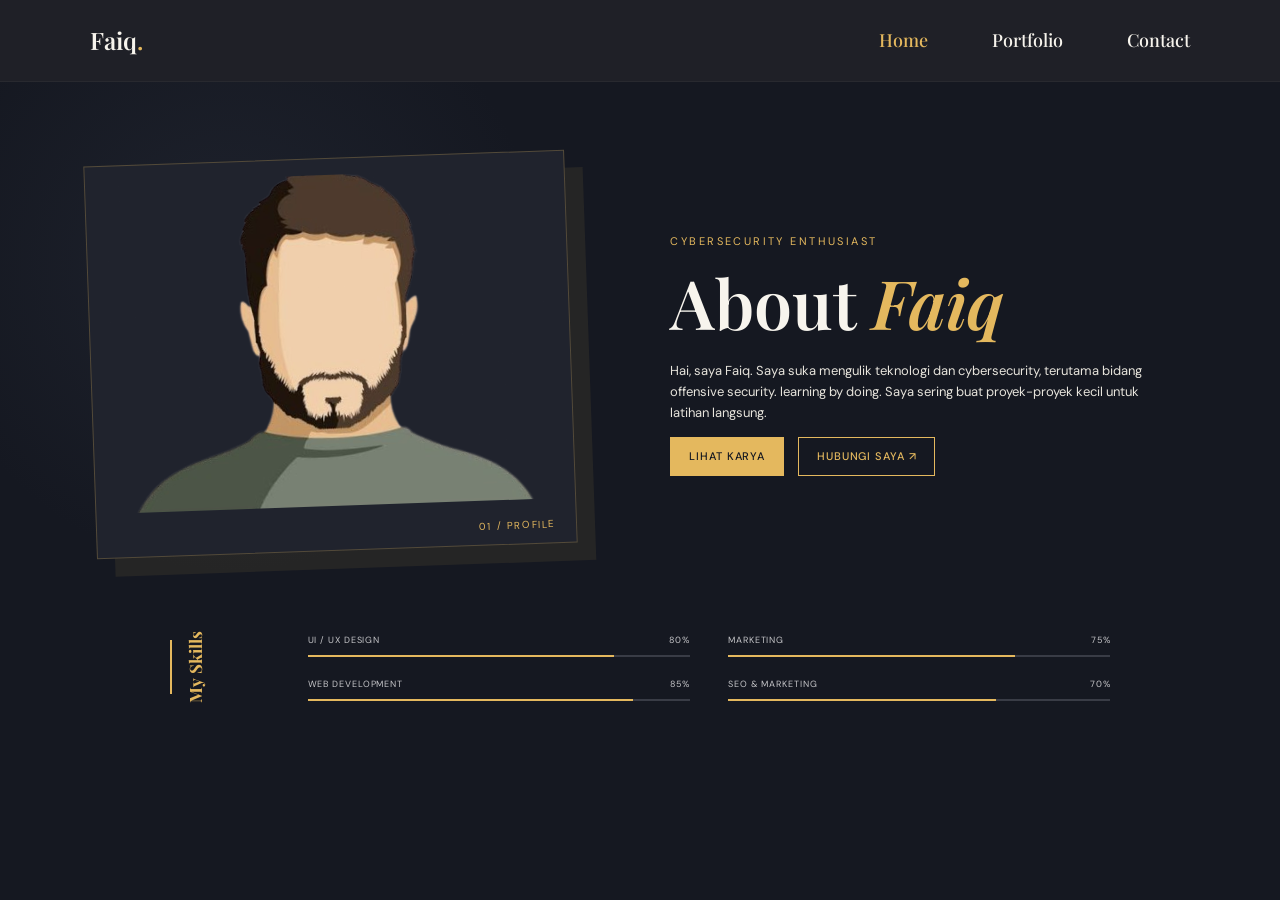
<file: minggu1/index.html>
<!DOCTYPE html>
<html lang="id">
<head>
    <meta charset="UTF-8">
    <meta name="viewport" content="width=device-width, initial-scale=1.0">
    <title>Faiq | Portfolio</title>
    <link rel="stylesheet" href="style.css">
</head>
<body>
    <nav class="navbar">
        <a class="brand" href="index.html">Faiq<span>.</span></a>
        <ul class="nav-menu">
            <li><a class="active" href="index.html">Home</a></li>
            <li><a href="portfolio.html">Portfolio</a></li>
            <li><a href="contact.html">Contact</a></li>
        </ul>
    </nav>

    <main class="hero">
        <div class="hero-container">
            <div class="hero-image">
                <div class="image-frame">
                    <span class="frame-label">01 / PROFILE</span>
                    <img src="hero-image.jpg" alt="image">
                </div>
            </div>
            <div class="hero-text">
                <p class="eyebrow">CYBERSECURITY ENTHUSIAST</p>
                <h1>About <em>Faiq</em></h1>
                <p class="intro">Hai, saya Faiq. Saya suka mengulik teknologi dan cybersecurity, terutama bidang offensive security. learning by doing. Saya sering buat proyek-proyek kecil untuk latihan langsung.</p>
                <div class="hero-buttons">
                    <a class="btn btn-primary" href="portfolio.html">Lihat karya</a>
                    <a class="btn btn-secondary" href="contact.html">Hubungi saya <span aria-hidden="true">↗</span></a>
                </div>
            </div>
        </div>
    </main>

    <section class="skills" aria-labelledby="skills-title">
        <div class="skills-heading">
            <span class="vertical-line"></span>
            <h2 id="skills-title">My Skills</h2>
        </div>
        <div class="skill-list">
            <div class="skill">
                <div class="skill-meta"><span>UI / UX DESIGN</span><span>80%</span></div>
                <div class="skill-track"><span style="width: 80%"></span></div>
            </div>
            <div class="skill">
                <div class="skill-meta"><span>MARKETING</span><span>75%</span></div>
                <div class="skill-track"><span style="width: 75%"></span></div>
            </div>
            <div class="skill">
                <div class="skill-meta"><span>WEB DEVELOPMENT</span><span>85%</span></div>
                <div class="skill-track"><span style="width: 85%"></span></div>
            </div>
            <div class="skill">
                <div class="skill-meta"><span>SEO &amp; MARKETING</span><span>70%</span></div>
                <div class="skill-track"><span style="width: 70%"></span></div>
            </div>
        </div>
    </section>
</body>
</html>
</file>
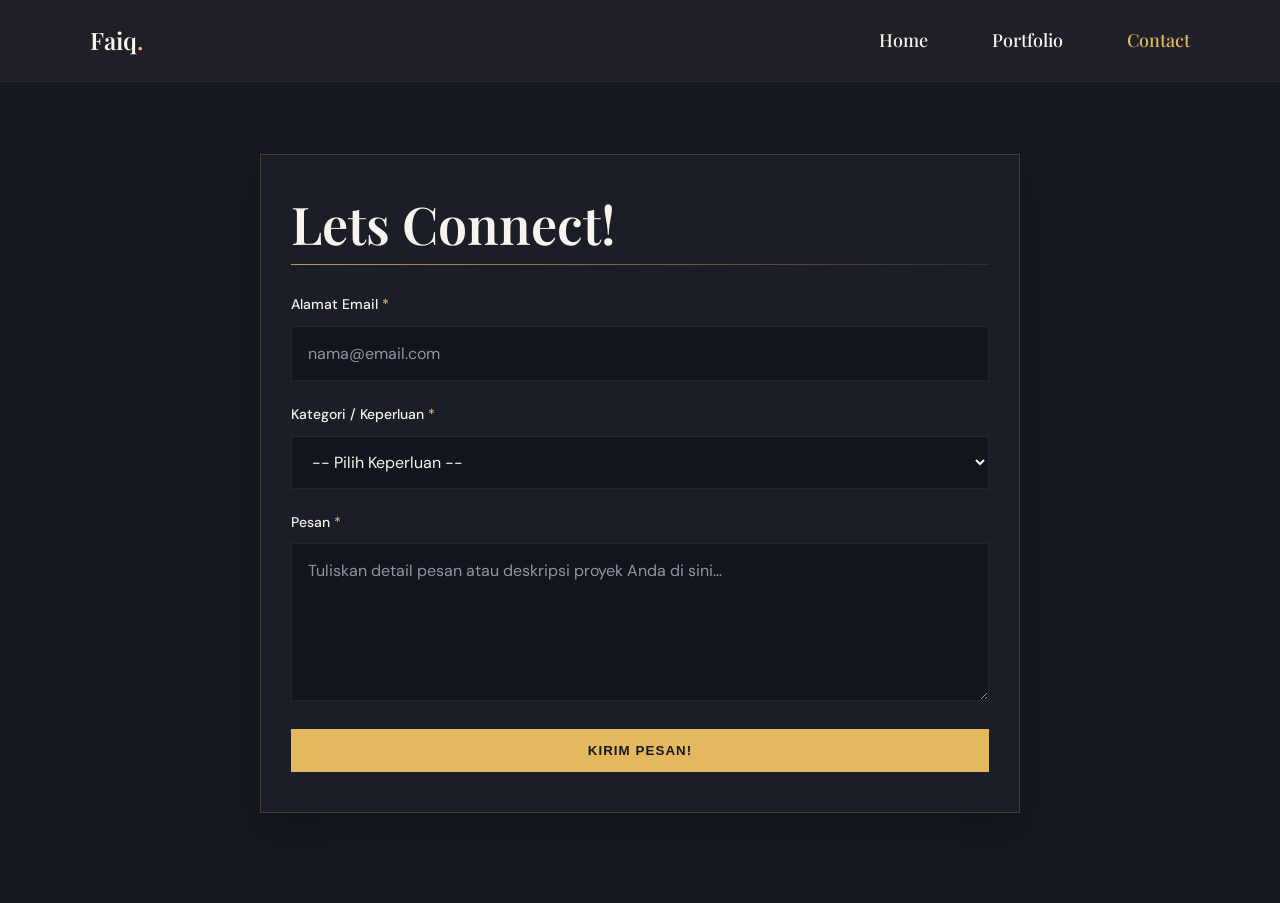
<file: minggu1/contact.html>
<!DOCTYPE html>
<html lang="id">
<head>
    <meta charset="UTF-8">
    <meta name="viewport" content="width=device-width, initial-scale=1.0">
    <title>Contact | Faiq</title>
    <link rel="stylesheet" href="style.css">
</head>

<body>
    <nav class="navbar">
        <a class="brand" href="index.html">Faiq<span>.</span></a>
        <ul class="nav-menu">
            <li><a href="index.html">Home</a></li>
            <li><a href="portfolio.html">Portfolio</a></li>
            <li><a class="active" href="contact.html">Contact</a></li>
        </ul>
    </nav>

    <section class="contact-section">
        <div class="container">
            <div class="contact-box">
                <h2 class="contact-section-title">Lets Connect!</h2>
                <div class="line"></div>

                <form class="contact-form">
                    <div class="form-group">
                        <label for="email">Alamat Email <span class="required">*</span></label>
                        <input type="email" id="email" name="email" placeholder="nama@email.com" required>
                    </div>

                    <div class="form-group">
                        <label for="kategori">Kategori / Keperluan <span class="required">*</span></label>
                        <select id="kategori" name="kategori" required>
                            <option value="" disabled selected>-- Pilih Keperluan --</option>
                            <option value="konsultasi">Konsultasi</option>
                            <option value="kolaborasi">Kolaborasi Proyek</option>
                            <option value="pertanyaan">Pertanyaan Umum</option>
                            <option value="lainnya">Lainnya</option>
                        </select>
                    </div>

                    <div class="form-group">
                        <label for="pesan">Pesan <span class="required">*</span></label>
                        <textarea id="pesan" name="pesan" rows="5" placeholder="Tuliskan detail pesan atau deskripsi proyek Anda di sini..." required></textarea>
                    </div>

                    <button type="submit" class="btn-submit">Kirim Pesan!</button>
                </form>
            </div>
        </div>
    </section>

</body>
</html>
</file>
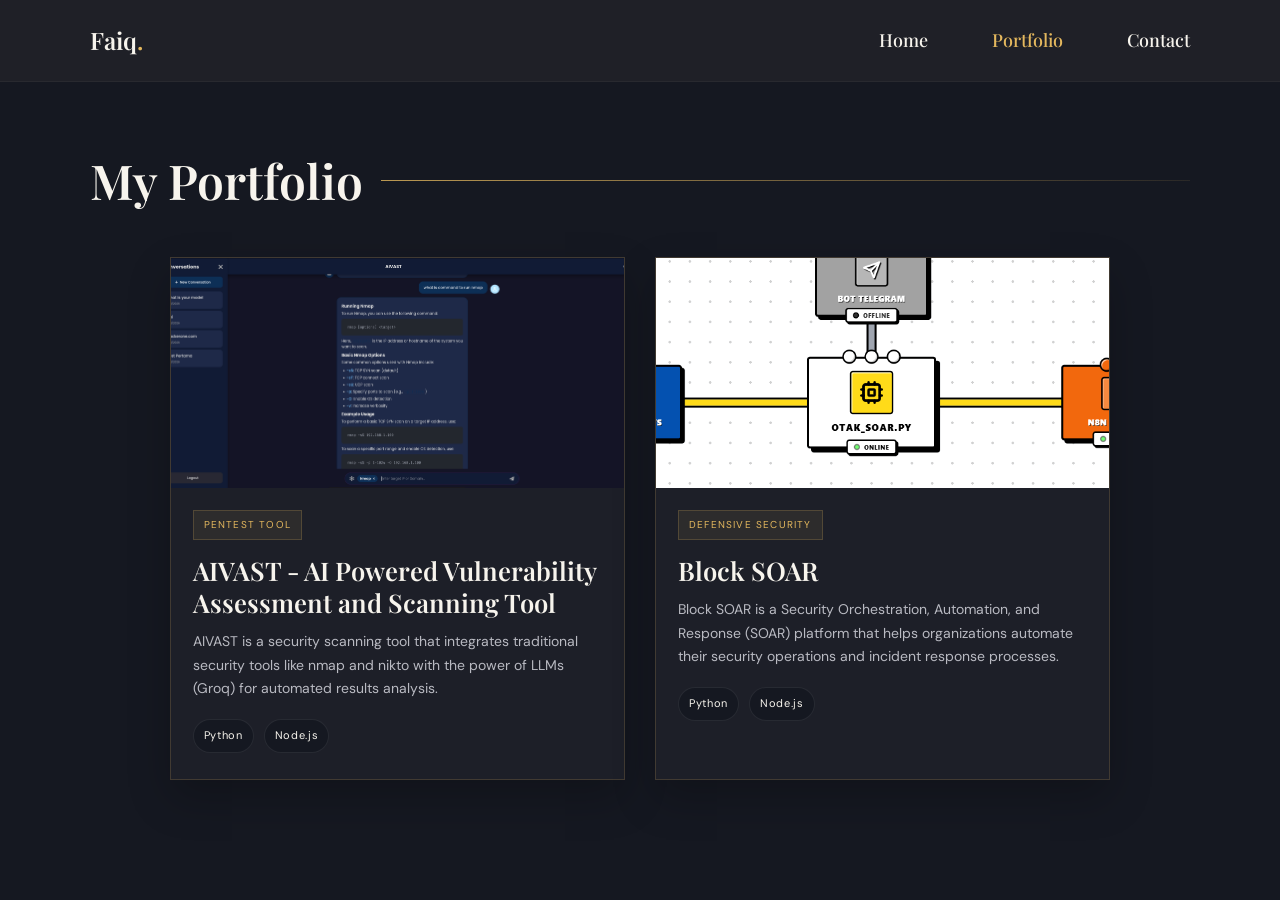
<file: minggu1/portfolio.html>
<!DOCTYPE html>
<html lang="id">
<head>
    <meta charset="UTF-8">
    <meta name="viewport" content="width=device-width, initial-scale=1.0">
    <title>Portfolio | Faiq</title>
    <link rel="stylesheet" href="style.css">
</head>

<body>
    <nav class="navbar">
        <a class="brand" href="index.html">Faiq<span>.</span></a>
        <ul class="nav-menu">
            <li><a href="index.html">Home</a></li>
            <li><a class="active" href="portfolio.html">Portfolio</a></li>
            <li><a href="contact.html">Contact</a></li>
        </ul>
    </nav>

    <section class="projects-section">
        <div class="container">

            <div class="section-header">
                <h2 class="projects-section-title">My Portfolio</h2>
                <div class="line"></div>
            </div>
        </div>
    </section>

    <div class="projects-grid">

        <!-- Card 1 -->
        <div class="projects-card">
            <div class="project-image">
                <img src="project1.jpg" alt="Project 1">
            </div>
            <div class="project-content">
                <span class="project-category">Pentest Tool</span>
                <h3 class="project-title">AIVAST - AI Powered Vulnerability Assessment and Scanning Tool</h3>
                <p class="project-description">
                    AIVAST is a security scanning tool that integrates traditional security tools like nmap and nikto with the power of LLMs (Groq) for automated results analysis.
                </p>

                <div class="project-tech">
                    <span>Python</span>
                    <span>Node.js</span>
                </div>
            </div>
        </div>

        <!-- Card 2 -->
        <div class="projects-card">
            <div class="project-image">
                <img src="project2.jpg" alt="Project 2">
            </div>
            <div class="project-content">
                <span class="project-category">Defensive Security</span>
                <h3 class="project-title">Block SOAR</h3>
                <p class="project-description">
                    Block SOAR is a Security Orchestration, Automation, and Response (SOAR) platform that helps organizations automate their security operations and incident response processes.
                </p>
                <div class="project-tech">
                    <span>Python</span>
                    <span>Node.js</span>
                </div>
            </div>
        </div>

    </div>

</body>
</html>
</file>
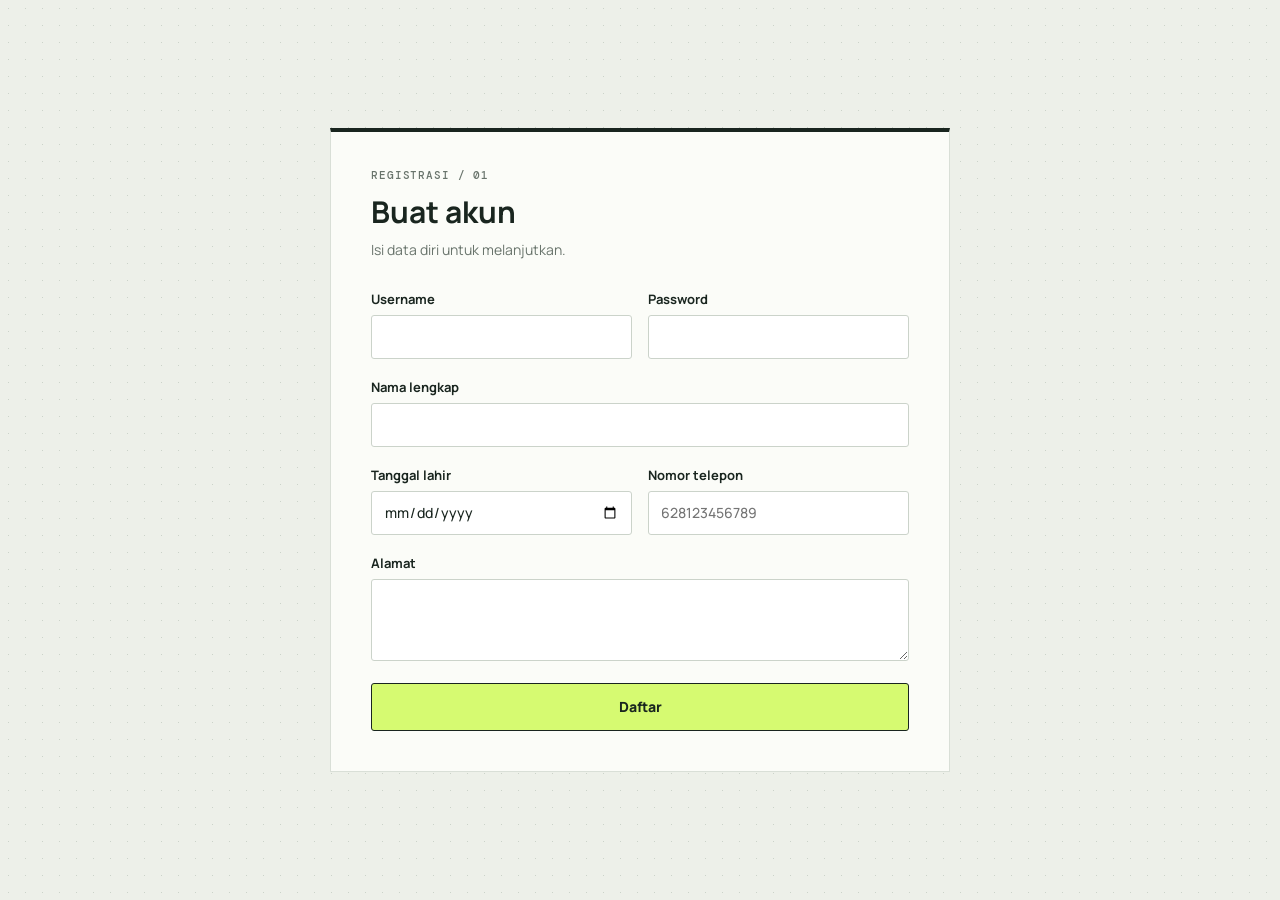
<file: minggu3/register.html>
<!DOCTYPE html>
<html lang="id">
<head>
  <meta charset="UTF-8">
  <meta name="viewport" content="width=device-width, initial-scale=1.0">
  <meta name="theme-color" content="#edf0e9">
  <title>Buat Akun</title>
  <link rel="preconnect" href="https://fonts.googleapis.com">
  <link rel="preconnect" href="https://fonts.gstatic.com" crossorigin>
  <link href="https://fonts.googleapis.com/css2?family=DM+Mono:wght@400;500&family=Manrope:wght@400;500;600;700;800&display=swap" rel="stylesheet">
  <style>
    :root {
      color-scheme: light;
      font-family: 'Manrope', sans-serif;
      color: #19251f;
      background: #edf0e9;
      font-synthesis: none;
      text-rendering: optimizeLegibility;
      --ink: #19251f;
      --muted: #69746c;
      --line: #d9dfd7;
      --accent: #d6fa71;
      --error: #b43f36;
    }

    * {
      box-sizing: border-box;
    }

    body {
      min-width: 320px;
      min-height: 100vh;
      margin: 0;
      padding: 48px 20px;
      display: grid;
      place-items: center;
      background-image: radial-gradient(#cbd3c9 0.7px, transparent 0.7px);
      background-size: 17px 17px;
    }

    main {
      width: min(100%, 620px);
      padding: 36px 40px 40px;
      border: 1px solid var(--line);
      border-top: 4px solid var(--ink);
      background: #fbfcf8;
    }

    .eyebrow {
      margin: 0 0 12px;
      color: var(--muted);
      font: 500 11px 'DM Mono', monospace;
      letter-spacing: 0.08em;
      text-transform: uppercase;
    }

    h1 {
      margin: 0;
      font-size: 30px;
      line-height: 1.2;
      letter-spacing: 0;
    }

    .intro {
      margin: 9px 0 28px;
      color: var(--muted);
      font-size: 14px;
      line-height: 1.6;
    }

    form {
      display: grid;
      grid-template-columns: repeat(2, minmax(0, 1fr));
      gap: 19px 16px;
    }

    .field {
      min-width: 0;
    }

    .field-wide {
      grid-column: 1 / -1;
    }

    label {
      display: block;
      margin-bottom: 7px;
      font-size: 13px;
      font-weight: 700;
    }

    input,
    textarea {
      display: block;
      width: 100%;
      min-height: 44px;
      padding: 10px 12px;
      border: 1px solid #cbd3ca;
      border-radius: 3px;
      outline: none;
      background: #fff;
      color: var(--ink);
      font: 500 14px 'Manrope', sans-serif;
      transition: border-color 140ms ease, box-shadow 140ms ease;
    }

    textarea {
      min-height: 82px;
      resize: vertical;
    }

    input:focus,
    textarea:focus {
      border-color: #526c45;
      box-shadow: 0 0 0 3px rgb(82 108 69 / 14%);
    }

    [aria-invalid="true"] {
      border-color: var(--error);
    }

    .error {
      min-height: 0;
      margin: 5px 0 0;
      color: var(--error);
      font-size: 12px;
    }

    .error:empty {
      display: none;
    }

    button {
      grid-column: 1 / -1;
      min-height: 48px;
      margin-top: 3px;
      border: 1px solid var(--ink);
      border-radius: 3px;
      background: var(--accent);
      color: var(--ink);
      font: 800 14px 'Manrope', sans-serif;
      cursor: pointer;
      transition: background-color 140ms ease, transform 140ms ease;
    }

    button:hover {
      background: #c7ee59;
      transform: translateY(-1px);
    }

    button:focus-visible {
      outline: 3px solid #526c45;
      outline-offset: 3px;
    }

    @media (max-width: 520px) {
      body {
        padding: 20px 14px;
      }

      main {
        padding: 28px 22px 24px;
      }

      h1 {
        font-size: 26px;
      }

      form {
        grid-template-columns: 1fr;
        gap: 16px;
      }

      .field-wide,
      button {
        grid-column: auto;
      }
    }

    @media (prefers-reduced-motion: reduce) {
      *,
      *::before,
      *::after {
        scroll-behavior: auto !important;
        transition-duration: 0.01ms !important;
      }
    }
  </style>
</head>
<body>
  <main>
    <p class="eyebrow">Registrasi / 01</p>
    <h1>Buat akun</h1>
    <p class="intro">Isi data diri untuk melanjutkan.</p>

    <form id="registerForm" action="dashboard.html" method="GET" novalidate>
      <div class="field">
        <label for="username">Username</label>
        <input type="text" id="username" name="username" autocomplete="username" aria-describedby="usernameError" required>
        <p id="usernameError" class="error" aria-live="polite"></p>
      </div>

      <div class="field">
        <label for="password">Password</label>
        <input type="password" id="password" name="password" autocomplete="new-password" aria-describedby="passwordError" required>
        <p id="passwordError" class="error" aria-live="polite"></p>
      </div>

      <div class="field field-wide">
        <label for="nama">Nama lengkap</label>
        <input type="text" id="nama" name="nama" autocomplete="name" aria-describedby="namaError" required>
        <p id="namaError" class="error" aria-live="polite"></p>
      </div>

      <div class="field">
        <label for="tanggalLahir">Tanggal lahir</label>
        <input type="date" id="tanggalLahir" name="tanggalLahir" aria-describedby="tanggalLahirError" required>
        <p id="tanggalLahirError" class="error" aria-live="polite"></p>
      </div>

      <div class="field">
        <label for="telepon">Nomor telepon</label>
        <input type="tel" id="telepon" name="telepon" placeholder="628123456789" autocomplete="tel" inputmode="tel" aria-describedby="teleponError" required>
        <p id="teleponError" class="error" aria-live="polite"></p>
      </div>

      <div class="field field-wide">
        <label for="alamat">Alamat</label>
        <textarea id="alamat" name="alamat" rows="3" autocomplete="street-address" aria-describedby="alamatError" required></textarea>
        <p id="alamatError" class="error" aria-live="polite"></p>
      </div>

      <button type="submit">Daftar</button>
    </form>
  </main>
  <script src="validasi_input.js"></script>
</body>
</html>
</file>
<file: minggu1/style.css>
@import url('https://fonts.googleapis.com/css2?family=DM+Sans:wght@400;500;700&family=Playfair+Display:ital,wght@0,600;1,600&display=swap');

* {
    margin: 0;
    padding: 0;
    box-sizing: border-box;
}

body {
    font-family: 'DM Sans', sans-serif;
    background: #151821;
    color: #f7f4ed;
    line-height: 1.6;
}

.navbar {
    min-height: 82px;
    background: #1f2027;
    display: flex;
    justify-content: space-between;
    align-items: center;
    padding: 20px 7%;
    border-bottom: 1px solid rgba(255, 255, 255, 0.04);
}

.brand {
    color: #f7f4ed !important;
    font-family: 'Playfair Display', serif;
    font-size: 24px;
    font-weight: 600;
}

.brand span {
    color: #e4b85e;
}

a {
    text-decoration: none;
    color: #f7f4ed !important;
    font-size: 15px;
    font-weight: 500;
    transition: color 0.3s ease;
}

.nav-menu {
    display: flex;
    list-style: none;
    align-items: center;
    gap: clamp(26px, 5vw, 74px);
}

.nav-menu a {
    color: #f7f4ed !important;
    font-family: 'Playfair Display', serif;
    font-size: 18px;
}

.nav-menu a:hover,
.nav-menu a.active {
    color: #e4b85e !important;
}

.hero {
    min-height: 510px;
    background: radial-gradient(circle at 18% 35%, rgba(47, 53, 67, 0.35), transparent 28%), #151821;
    padding: 76px 7% 48px;
    display: flex;
    justify-content: center;
    align-items: center;
}

.hero-container {
    max-width: 1120px;
    width: 100%;
    display: flex;
    align-items: center;
    justify-content: space-between;
    gap: 100px;
}

.hero-image {
    flex: 1 1 48%;
}

.image-frame {
    position: relative;
    max-width: 500px;
    padding: 16px 16px 44px;
    background: #20232d;
    border: 1px solid rgba(228, 184, 94, 0.26);
    transform: rotate(-2deg);
    box-shadow: 18px 18px 0 rgba(228, 184, 94, 0.08);
}

.image-frame img {
    display: block;
    width: 100%;
    aspect-ratio: 1.35;
    object-fit: cover;
    filter: saturate(0.8) contrast(1.05);
}

.frame-label {
    position: absolute;
    right: 20px;
    bottom: 10px;
    color: #e4b85e;
    font-size: 10px;
    letter-spacing: 0.16em;
}

.hero-text {
    flex: 1 1 52%;
    max-width: 520px;
}

.eyebrow {
    color: #e4b85e;
    font-size: 11px;
    letter-spacing: 0.22em;
    margin-bottom: 18px;
}

.hero-text h1 {
    font-family: 'Playfair Display', serif;
    font-size: clamp(42px, 6vw, 68px);
    font-weight: 600;
    line-height: 1;
    margin-bottom: 25px;
}

.hero-text h1 em {
    color: #e4b85e;
    font-weight: 600;
}

.intro,
.details {
    color: #b5b6bd;
    font-size: 13px;
    max-width: 490px;
}

.intro {
    color: #e7e4dc;
    margin-bottom: 13px;
}

.details {
    margin-bottom: 20px;
}

.signature {
    color: #e4b85e;
    font-family: 'Playfair Display', serif;
    font-size: 27px;
    font-style: italic;
    margin-bottom: 17px;
}

.hero-buttons {
    display: flex;
    gap: 14px;
}

.btn {
    border: 1px solid #e4b85e;
    padding: 10px 18px;
    font-size: 11px;
    letter-spacing: 0.08em;
    text-transform: uppercase;
}

.btn-primary {
    background: #e4b85e;
    color: #151821 !important;
}

.btn-secondary {
    color: #e4b85e !important;
}

.btn:hover {
    background: #f2ce7b;
    color: #151821 !important;
}

.skills {
    max-width: 1120px;
    margin: 0 auto;
    padding: 32px 7% 58px;
    display: flex;
    align-items: center;
    gap: 48px;
}

.skills-heading {
    display: flex;
    align-items: center;
    gap: 10px;
    min-width: 90px;
}

.vertical-line {
    display: block;
    width: 2px;
    height: 54px;
    background: #e4b85e;
}

.skills h2 {
    color: #e4b85e;
    font-family: 'Playfair Display', serif;
    font-size: 17px;
    writing-mode: vertical-rl;
    transform: rotate(180deg);
}

.skill-list {
    flex: 1;
    display: grid;
    grid-template-columns: repeat(2, 1fr);
    gap: 20px 38px;
}

.skill-meta {
    display: flex;
    justify-content: space-between;
    color: #c6c6c9;
    font-size: 9px;
    letter-spacing: 0.1em;
    margin-bottom: 8px;
}

.skill-track {
    height: 2px;
    background: #393c46;
}

.skill-track span {
    display: block;
    height: 100%;
    background: #e4b85e;
}

.projects-section {
    padding: 72px 7% 20px;
}

.container {
    max-width: 1120px;
    margin: 0 auto;
}

.section-header {
    display: flex;
    align-items: center;
    gap: 18px;
    margin-bottom: 30px;
}

.projects-section-title {
    font-family: 'Playfair Display', serif;
    font-size: clamp(30px, 4vw, 48px);
    color: #f7f4ed;
    line-height: 1.1;
    font-weight: 600;
}

.line {
    flex: 1;
    height: 1px;
    background: linear-gradient(90deg, rgba(228, 184, 94, 0.8), rgba(228, 184, 94, 0.1));
}

.projects-grid {
    max-width: 1120px;
    margin: 0 auto;
    padding: 0 7% 80px;
    display: grid;
    grid-template-columns: repeat(2, minmax(0, 1fr));
    gap: 30px;
}

.projects-card {
    background: #1d1f28;
    border: 1px solid rgba(228, 184, 94, 0.18);
    overflow: hidden;
    box-shadow: 0 18px 40px rgba(0, 0, 0, 0.22);
    transition: transform 0.2s ease, border-color 0.2s ease, box-shadow 0.2s ease;
}

.projects-card:hover {
    transform: translateY(-4px);
    border-color: rgba(228, 184, 94, 0.45);
    box-shadow: 0 22px 45px rgba(0, 0, 0, 0.28);
}

.project-image {
    width: 100%;
    background: #12151c;
}

.project-image img {
    display: block;
    width: 100%;
    height: 230px;
    object-fit: cover;
    filter: grayscale(0.15) contrast(1.06);
}

.project-content {
    padding: 22px 22px 26px;
}

.project-category {
    display: inline-block;
    padding: 6px 10px;
    margin-bottom: 14px;
    font-size: 10px;
    letter-spacing: 0.12em;
    text-transform: uppercase;
    color: #e4b85e;
    background: rgba(228, 184, 94, 0.08);
    border: 1px solid rgba(228, 184, 94, 0.2);
}

.project-title {
    font-family: 'Playfair Display', serif;
    font-size: clamp(22px, 2vw, 30px);
    line-height: 1.25;
    color: #f7f4ed;
    margin-bottom: 12px;
    font-weight: 600;
}

.project-description {
    color: #b9bac2;
    font-size: 14px;
    line-height: 1.7;
    margin-bottom: 18px;
}

.project-tech {
    display: flex;
    flex-wrap: wrap;
    gap: 10px;
}

.project-tech span {
    display: inline-block;
    padding: 7px 10px;
    background: #151821;
    border: 1px solid rgba(255, 255, 255, 0.08);
    color: #f7f4ed;
    font-size: 11px;
    letter-spacing: 0.06em;
    border-radius: 999px;
}

.contact-section {
    padding: 72px 7% 90px;
    background: #151821;
}

.contact-box {
    max-width: 760px;
    margin: 0 auto;
    background: rgba(28, 31, 39, 0.92);
    border: 1px solid rgba(228, 184, 94, 0.2);
    padding: 40px 30px;
    box-shadow: 0 20px 40px rgba(0, 0, 0, 0.18);
}

.contact-section-title {
    font-family: 'Playfair Display', serif;
    font-size: clamp(34px, 5vw, 52px);
    color: #f7f4ed;
    margin-bottom: 12px;
    font-weight: 600;
    line-height: 1.1;
}

.contact-box .line {
    margin-bottom: 28px;
}

.contact-form {
    display: grid;
    gap: 22px;
}

.form-group {
    display: grid;
    gap: 10px;
}

.form-group label {
    color: #f3f1eb;
    font-size: 14px;
    font-weight: 500;
}

.required {
    color: #e4b85e;
}

.contact-form input,
.contact-form select,
.contact-form textarea {
    width: 100%;
    border: 1px solid rgba(255, 255, 255, 0.08);
    background: #11151d;
    color: #f7f4ed;
    padding: 14px 16px;
    font: inherit;
    border-radius: 0;
    outline: none;
    transition: border-color 0.2s ease, box-shadow 0.2s ease;
}

.contact-form input::placeholder,
.contact-form textarea::placeholder {
    color: #9195a1;
}

.contact-form input:focus,
.contact-form select:focus,
.contact-form textarea:focus {
    border-color: rgba(228, 184, 94, 0.7);
    box-shadow: 0 0 0 3px rgba(228, 184, 94, 0.12);
}

.contact-form textarea {
    min-height: 150px;
    resize: vertical;
}

.btn-submit {
    margin-top: 6px;
    border: none;
    background: #e4b85e;
    color: #151821;
    padding: 14px 22px;
    font-weight: 700;
    letter-spacing: 0.08em;
    text-transform: uppercase;
    cursor: pointer;
    transition: transform 0.2s ease, background 0.2s ease;
}

.btn-submit:hover {
    background: #f2ce7b;
    transform: translateY(-1px);
}

@media (max-width: 768px) {
    .navbar {
        padding: 18px 6%;
    }

    .nav-menu {
        gap: 16px;
    }

    .nav-menu a {
        font-size: 15px;
    }

    .hero {
        padding: 58px 7% 38px;
    }

    .hero-container {
        flex-direction: column;
        text-align: center;
        gap: 58px;
    }

    .image-frame {
        margin: 0 auto;
    }

    .hero-text,
    .intro,
    .details {
        max-width: none;
    }

    .hero-buttons {
        justify-content: center;
    }

    .skills {
        align-items: flex-start;
        gap: 20px;
        padding-top: 22px;
    }

    .skill-list {
        grid-template-columns: 1fr;
        gap: 16px;
    }

    .projects-grid {
        grid-template-columns: 1fr;
        gap: 22px;
    }

    .section-header {
        margin-bottom: 22px;
    }

    .line {
        display: none;
    }

    .contact-box {
        padding: 28px 20px;
    }
}
</file>
